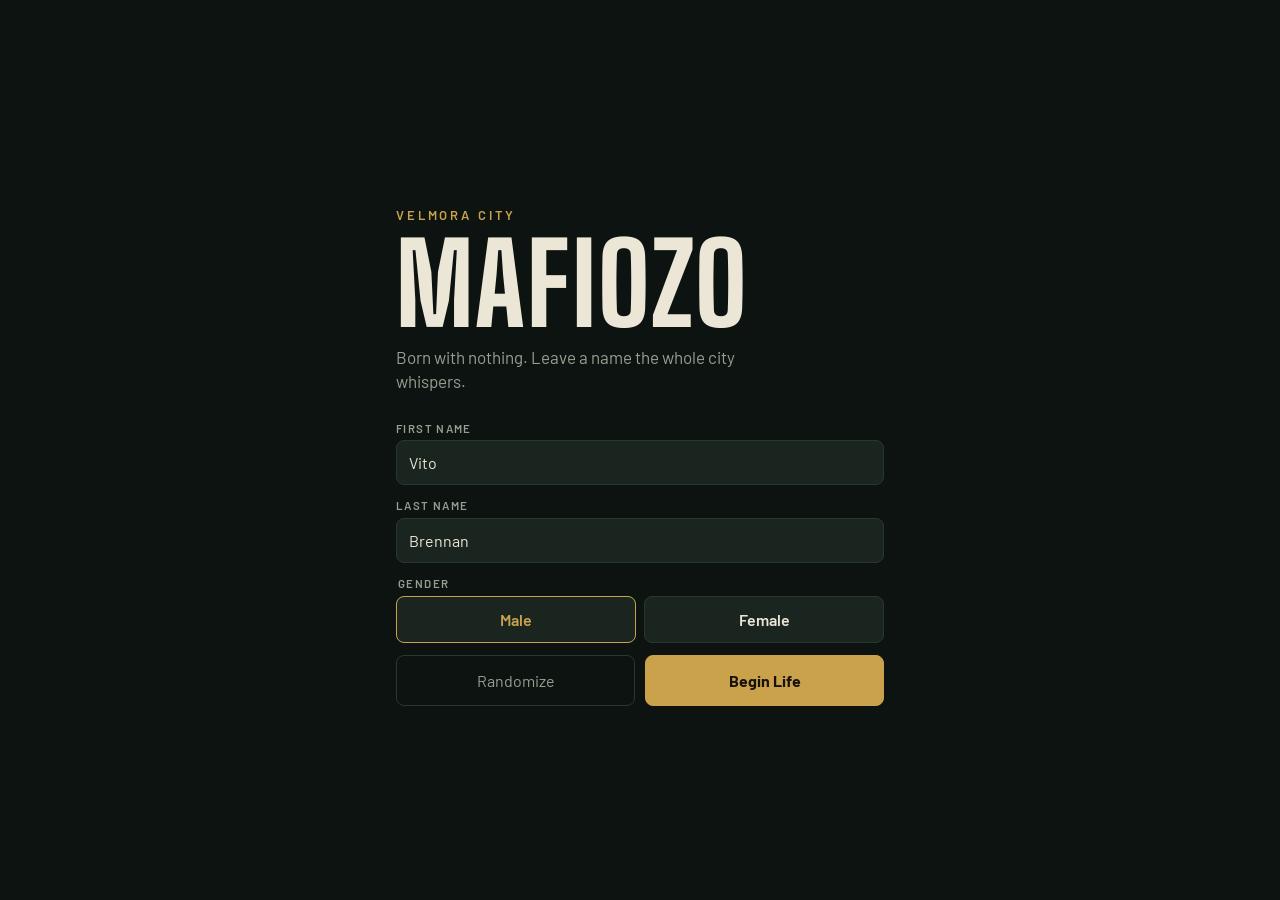
<file: index.html>
<!doctype html>
<html lang="en">
<head>
<meta charset="utf-8">
<meta name="viewport" content="width=device-width, initial-scale=1, viewport-fit=cover">
<title>Mafiozo</title>
<meta name="description" content="A life simulator of crime and respect in Velmora City.">
<meta name="theme-color" content="#0d1310">
<meta name="mobile-web-app-capable" content="yes">
<meta name="apple-mobile-web-app-capable" content="yes">
<meta name="apple-mobile-web-app-status-bar-style" content="black-translucent">
<link rel="manifest" href="manifest.webmanifest">
<link rel="icon" href="icons/icon.svg" type="image/svg+xml">
<link rel="apple-touch-icon" href="icons/icon-180.png">
<link rel="preconnect" href="https://fonts.googleapis.com">
<link rel="preconnect" href="https://fonts.gstatic.com" crossorigin>
<link rel="stylesheet" href="https://fonts.googleapis.com/css2?family=Big+Shoulders+Display:wght@700;800&family=Barlow:wght@400;500;600;700&display=swap">
<link rel="stylesheet" href="css/style.css">
</head>
<body>
<div id="app"></div>
<script src="js/data.js"></script>
<script src="js/game.js"></script>
<script>
  if ('serviceWorker' in navigator && location.protocol === 'https:') navigator.serviceWorker.register('sw.js').catch(() => {});
</script>
</body>
</html>
</file>
<file: css/style.css>
/* Mafiozo: a back room after hours. Felt-green black, brass, bone, and blood red for trouble.
   Layout: one phone-width column; header, life log (scrolls), stat grid, bottom action bar. */
:root {
  color-scheme: dark;
  --bg: #0d1310;
  --panel: #141c17;
  --raise: #1b251f;
  --line: #2a372f;
  --fg: #ece6d6;
  --muted: #94a092;
  --brass: #caa24c;
  --ink: #17130a;
  --blood: #d64c40;
  --mint: #7cc58c;
  --cam: #5b8fd6;
  --paper: #e9dfc4;
  --paper-ink: #2b2418;
  --display: "Big Shoulders Display", "Arial Narrow", "Roboto Condensed", sans-serif;
  --body: "Barlow", system-ui, -apple-system, "Segoe UI", sans-serif;
  padding-top: env(safe-area-inset-top, 0px);
  padding-bottom: env(safe-area-inset-bottom, 0px);
}
*, *::before, *::after { box-sizing: border-box; }
[hidden] { display: none !important; }
html, body { height: 100%; }
body { margin: 0; background: var(--bg); color: var(--fg); font: 16px/1.45 var(--body); -webkit-tap-highlight-color: transparent; overscroll-behavior: none; }
button { font: inherit; color: inherit; cursor: pointer; }
button:active { transform: translateY(1px); }
button:focus-visible, input:focus-visible { outline: 2px solid var(--brass); outline-offset: 2px; }
h1, h2, h3 { margin: 0; font-family: var(--display); font-weight: 800; text-transform: uppercase; letter-spacing: .02em; line-height: 1; text-wrap: balance; }

#app {
  height: 100%; max-width: 520px; margin: 0 auto; display: flex; flex-direction: column;
  padding-left: max(16px, env(safe-area-inset-left, 0px));
  padding-right: max(16px, env(safe-area-inset-right, 0px));
  padding-block: 12px 0;
}

/* header */
.top { display: grid; grid-template-columns: 52px minmax(0, 1fr) auto; gap: 12px; align-items: center; padding-bottom: 10px; border-bottom: 1px solid var(--line); }
.mug {
  width: 52px; height: 52px; display: grid; place-items: center; border: 1px solid var(--line); border-radius: 4px;
  background: repeating-linear-gradient(to bottom, var(--raise) 0 7px, var(--line) 7px 8px);
  font: 800 24px/1 var(--display); color: var(--brass);
}
.who h1 { font-size: 26px; overflow-wrap: anywhere; }
.who p { margin: 3px 0 0; color: var(--muted); font-size: 14px; }
.cash { text-align: right; }
.cash small { display: block; font-size: 11px; text-transform: uppercase; letter-spacing: .14em; color: var(--muted); }
.cash b { font: 800 24px/1.05 var(--display); color: var(--brass); font-variant-numeric: tabular-nums; }

.who .st { font-size: 12px; font-weight: 600; text-transform: uppercase; letter-spacing: .08em; color: var(--brass); }
.who .st.hot { color: var(--blood); }

/* life log */
.log { flex: 1; min-height: 0; overflow-y: auto; padding-bottom: 12px; }
.yr h3 { display: flex; align-items: center; gap: 10px; margin: 16px 0 8px; font-size: 15px; letter-spacing: .14em; color: var(--brass); }
.yr h3::after { content: ""; flex: 1; height: 1px; background: var(--line); }
.yr p { margin: 0 0 8px; padding-left: 12px; border-left: 2px solid var(--line); max-width: 65ch; }
.yr p.good { border-left-color: var(--mint); }
.yr p.bad { border-left-color: var(--blood); }
.yr small, .fx { display: block; color: var(--muted); font-size: 13px; font-variant-numeric: tabular-nums; }

/* stats */
.stats { display: grid; grid-template-columns: repeat(6, minmax(0, 1fr)); gap: 6px; padding-block: 10px; border-top: 1px solid var(--line); }
.stat { display: grid; justify-items: center; gap: 2px; font-size: 9.5px; font-weight: 600; text-transform: uppercase; letter-spacing: .04em; color: var(--muted); }
.stat b { font: 800 22px/1 var(--display); color: var(--fg); font-variant-numeric: tabular-nums; }
.stat i { width: 100%; position: relative; height: 4px; margin-top: 2px; border-radius: 2px; background: var(--raise); overflow: hidden; }
.stat i::before { content: ""; position: absolute; inset: 0 auto 0 0; width: var(--v); background: var(--mint); border-radius: inherit; transition: width .4s ease; }
.stat.respect i::before { background: var(--brass); }
.stat.heat i::before { background: var(--muted); }
.stat.warn i::before { background: var(--blood); }
.stat.soul i::before { left: var(--l); width: var(--w); border-radius: 0; }
.stat.soul.neg i::before { background: var(--blood); }
.stat.soul i::after { content: ""; position: absolute; left: 50%; top: 0; bottom: 0; width: 1px; background: var(--muted); }
.stat.warn b { color: var(--blood); }

/* action bar */
.nav { display: grid; grid-template-columns: 1fr 1fr 1fr 1.5fr; gap: 6px; padding-block: 8px 12px; border-top: 1px solid var(--line); }
.nav button { padding: 14px 2px; border: 1px solid var(--line); border-radius: 8px; background: var(--panel); font-size: 13px; font-weight: 600; }
.nav .age { background: var(--brass); border-color: var(--brass); color: var(--ink); font: 800 22px/1 var(--display); text-transform: uppercase; letter-spacing: .04em; }

/* sheets and dialogs */
.overlay { position: fixed; inset: 0; z-index: 20; display: flex; justify-content: center; background: rgb(3 6 4 / .72); }
.overlay.sheet { align-items: flex-end; }
.overlay.modal {
  align-items: center;
  padding: max(16px, env(safe-area-inset-top, 0px)) max(16px, env(safe-area-inset-right, 0px)) max(16px, env(safe-area-inset-bottom, 0px)) max(16px, env(safe-area-inset-left, 0px));
}
.sheet-card {
  width: 100%; max-width: 520px; max-height: 85%; overflow-y: auto; background: var(--panel); border-top: 2px solid var(--brass); border-radius: 14px 14px 0 0;
  padding: 16px max(16px, env(safe-area-inset-right, 0px)) calc(16px + env(safe-area-inset-bottom, 0px)) max(16px, env(safe-area-inset-left, 0px));
  animation: rise .2s ease-out;
}
.sheet-card header { display: flex; justify-content: space-between; align-items: center; margin-bottom: 12px; }
.sheet-card h2 { font-size: 28px; }
.close, .ghost { padding: 8px 12px; border: 1px solid var(--line); border-radius: 8px; background: transparent; color: var(--muted); }
.list { display: grid; gap: 8px; }
.item { display: grid; gap: 2px; width: 100%; padding: 12px 14px; text-align: left; border: 1px solid var(--line); border-radius: 8px; background: var(--raise); }
.item:disabled { opacity: .45; cursor: default; }
.item .nm { font-weight: 600; font-size: 16px; }
.item .ds { color: var(--muted); font-size: 14px; }
.item .mt, .job .mt { margin: 0; font-size: 11.5px; font-weight: 600; text-transform: uppercase; letter-spacing: .08em; color: var(--brass); }
.item .mt:empty, .item .ds:empty { display: none; }
.ghost:disabled { opacity: .45; cursor: default; }
.job .row { margin-top: 12px; }
.job .row > button { padding: 10px; }
.hint { margin: 0 0 12px; color: var(--muted); }
.sub { margin: 18px 0 8px; font-size: 15px; letter-spacing: .14em; color: var(--brass); }
.item.seek { border-color: var(--brass); }
.empty { margin: 0; padding: 24px 0; color: var(--muted); text-align: center; }
.job { margin-bottom: 12px; padding: 14px; border: 1px solid var(--brass); border-radius: 8px; }
.job h3 { margin: 4px 0; font-size: 24px; }
.job p { margin: 0; color: var(--muted); }
.facts { display: grid; grid-template-columns: auto 1fr; gap: 6px 16px; margin: 0 0 16px; padding-block: 12px; border-block: 1px solid var(--line); }
.facts dt { color: var(--muted); }
.facts dd { margin: 0; text-align: right; font-weight: 600; font-variant-numeric: tabular-nums; overflow-wrap: anywhere; }
.ver { margin: 16px 0 0; color: var(--muted); font-size: 12px; text-align: center; }
.row { display: flex; gap: 10px; }
.row > button { flex: 1; padding: 13px; border-radius: 8px; }
.primary { border: 1px solid var(--brass); background: var(--brass); color: var(--ink); font-weight: 700; }
.danger { border: 1px solid var(--blood); background: transparent; color: var(--blood); font-weight: 600; }

.card { width: 100%; max-width: 440px; max-height: 100%; overflow-y: auto; padding: 20px; border: 1px solid var(--line); border-top: 3px solid var(--brass); border-radius: 10px; background: var(--panel); animation: pop .18s ease-out; }
.card.good { border-top-color: var(--mint); }
.card.bad { border-top-color: var(--blood); }
.kicker { margin: 0 0 6px; font-size: 12px; font-weight: 600; text-transform: uppercase; letter-spacing: .14em; color: var(--brass); }
.card h2 { font-size: 32px; margin-bottom: 10px; }
.card p { margin: 0 0 8px; }
.choices { display: grid; gap: 8px; margin-top: 16px; }
.opt { padding: 13px 14px; text-align: left; border: 1px solid var(--line); border-radius: 8px; background: var(--raise); font-weight: 600; }
.choices .primary { padding: 13px; border-radius: 8px; }

/* fights */
.card.fight { animation: none; }
.hps { display: grid; gap: 8px; margin: 4px 0 12px; }
.hp { display: grid; grid-template-columns: 1fr auto; font-size: 11.5px; font-weight: 600; text-transform: uppercase; letter-spacing: .08em; color: var(--muted); }
.hp b { color: var(--fg); font-variant-numeric: tabular-nums; }
.hp i { grid-column: 1 / -1; position: relative; height: 10px; margin-top: 4px; border-radius: 5px; background: var(--raise); overflow: hidden; }
.hp i::before { content: ""; position: absolute; inset: 0 auto 0 0; width: var(--v); background: var(--mint); transition: width .3s ease; }
.hp.foe i::before { background: var(--blood); }
.hp.stam i::before { background: var(--cam); }
.moves .opt small { display: block; margin-top: 3px; font-size: 11px; font-weight: 600; color: var(--muted); }
.flog { font-size: 14px; }
.tell { color: var(--muted); font-style: italic; }
.moves { display: grid; grid-template-columns: repeat(3, 1fr); gap: 8px; margin-top: 12px; }
.moves .opt { text-align: center; padding: 16px 4px; }
.rules { margin: 10px 0 0; color: var(--muted); font-size: 12.5px; text-align: center; }
.flee { width: 100%; margin-top: 8px; }
.clash { display: grid; grid-template-columns: 1fr auto 1fr; align-items: stretch; gap: 8px; margin: 12px 0 8px; text-align: center; }
.clash div { display: grid; justify-items: center; gap: 3px; padding: 10px 6px; border: 1px solid var(--line); border-radius: 10px; background: var(--raise); }
.clash small { font-size: 11px; font-weight: 600; text-transform: uppercase; letter-spacing: .08em; color: var(--muted); }
.clash b { font-size: 34px; line-height: 1.1; }
.clash span { font: 800 18px/1 var(--display); text-transform: uppercase; }
.clash em { font-size: 12px; font-style: normal; color: var(--brass); }
.clash > i { align-self: center; font: 800 16px/1 var(--display); font-style: normal; color: var(--muted); }
.fight .next { width: 100%; margin-top: 8px; padding: 14px; border-radius: 8px; }
.meter { position: relative; height: 48px; margin: 12px 0; border: 1px solid var(--line); border-radius: 8px; background: var(--raise); }
.meter i { position: absolute; top: 0; bottom: 0; }
.meter i.solid { background: rgb(202 162 76 / .16); border-inline: 1px solid rgb(202 162 76 / .5); }
.meter i.perfect { background: rgb(202 162 76 / .55); border-inline: 2px solid var(--brass); }
.meter b { position: absolute; top: -6px; bottom: -6px; left: 0; width: 4px; margin-left: -2px; border-radius: 2px; background: var(--fg); }
.strike { width: 100%; padding: 16px; border-radius: 8px; font-size: 18px; }

/* sneaking */
.list + .list { margin-top: 8px; }
.card.sneak { animation: none; }
.card.sneak h2 { font-size: 26px; margin-bottom: 6px; }
.card.sneak .tell { font-size: 14px; font-style: normal; }
.sgrid { display: grid; grid-template-columns: repeat(var(--cols), minmax(0, 1fr)); gap: 3px; max-width: calc(var(--cols) * 48px); margin: 10px auto; }
.tl { position: relative; aspect-ratio: 1; display: grid; place-items: center; padding: 0; border: 1px solid transparent; border-radius: 6px; background: var(--raise); font-size: 20px; line-height: 1; }
.tl.wall { background: var(--bg); }
.tl.cover { background: repeating-linear-gradient(45deg, var(--line) 0 4px, var(--panel) 4px 8px); }
.tl.cop { background: rgb(214 76 64 / var(--ac)); }
.tl.cam { background: rgb(91 143 214 / var(--ak)); }
.tl.cop.cam { background: linear-gradient(135deg, rgb(214 76 64 / var(--ac)) 50%, rgb(91 143 214 / var(--ak)) 50%); }
.tl.smell { box-shadow: inset 0 0 0 99px rgb(202 162 76 / .3); }
.tl.camera { background: var(--panel); border-color: var(--cam); }
.tl.near { border-color: var(--brass); }
.tl.aim { border: 1px dashed var(--fg); }
.tl.next-cop { outline: 2px dashed rgb(214 76 64 / .8); outline-offset: -5px; }
.tl.next-dog { outline: 2px dashed rgb(202 162 76 / .8); outline-offset: -5px; }
.tl.route::after { content: ""; position: absolute; left: 5px; top: 5px; width: 6px; height: 6px; border-radius: 50%; background: rgb(214 76 64 / .75); }
.tl .me { width: 72%; height: 72%; display: grid; place-items: center; border-radius: 50%; background: var(--brass); color: var(--ink); font: 800 14px/1 var(--display); }
.tl .nx { position: absolute; right: 3px; bottom: 2px; font: 700 13px/1 var(--body); }
.nx.cop { color: var(--blood); }
.nx.cam { color: var(--cam); }
.nx.dog { color: var(--brass); }
.kicker .alarm { color: var(--blood); }
.sctl > button { padding: 12px 4px; }
.legend { display: flex; flex-wrap: wrap; justify-content: center; gap: 4px 14px; margin-top: 10px; font-size: 12.5px; color: var(--muted); }
.legend .k { display: inline-block; width: 12px; height: 12px; margin-right: 5px; border-radius: 3px; vertical-align: -1px; }
.k.cop { background: rgb(214 76 64 / .6); }
.k.cam { background: rgb(91 143 214 / .6); }
.k.dog { background: rgb(202 162 76 / .6); }

/* safe cracking */
.card.safe { animation: none; }
.card.safe h2 { font-size: 26px; margin-bottom: 6px; }
.card.safe .tell { font-size: 14px; font-style: normal; }
.code { display: flex; justify-content: center; gap: 8px; margin: 12px 0 4px; }
.code span { width: 38px; height: 48px; display: grid; place-items: center; border: 1px solid var(--line); border-radius: 6px; background: var(--raise); font: 800 26px/1 var(--display); color: var(--brass); }
.code.shake { animation: shake .35s; }
@keyframes shake { 25% { transform: translateX(-6px); } 50% { transform: translateX(6px); } 75% { transform: translateX(-3px); } }
.tries { margin: 0; text-align: center; color: var(--blood); letter-spacing: 4px; font-size: 13px; }
.clock { height: 6px; margin: 8px 0 4px; border-radius: 3px; background: var(--raise); overflow: hidden; }
.clock i { display: block; width: 100%; height: 100%; background: var(--brass); }
.clock.low i { background: var(--blood); }
.pad { display: grid; grid-template-columns: repeat(3, 1fr); gap: 8px; max-width: 260px; margin: 12px auto 4px; }
.key { padding: 14px 0; border: 1px solid var(--line); border-radius: 10px; background: var(--raise); font: 700 22px/1 var(--body); transition: background .08s; }
.key.ok { color: var(--mint); }
.key.lit { background: var(--brass); border-color: var(--brass); color: var(--ink); }
.note { max-width: 240px; margin: 10px auto 0; padding: 8px 12px; background: var(--paper); color: var(--paper-ink); font: 700 22px/1.2 "Courier New", monospace; text-align: center; transform: rotate(-1.5deg); }
.note small { display: block; font: 600 12px/1.4 var(--body); text-transform: uppercase; letter-spacing: .1em; }

/* collecting (memory) */
.card.memo { animation: none; }
.card.memo h2 { font-size: 26px; margin-bottom: 6px; }
.card.memo .tell { font-size: 14px; font-style: normal; }
.haul { margin: 4px 0; text-align: center; font: 800 24px/1.1 var(--display); color: var(--brass); font-variant-numeric: tabular-nums; }
.haul small { font: 600 13px/1 var(--body); color: var(--muted); }
.mgrid { display: grid; grid-template-columns: repeat(4, minmax(0, 1fr)); gap: 8px; max-width: 320px; margin: 10px auto; }
.mc { aspect-ratio: 3 / 4; padding: 0; border: 0; background: none; perspective: 600px; }
.mc-in { position: relative; display: block; width: 100%; height: 100%; transform-style: preserve-3d; transition: transform .35s ease; }
.mc.up .mc-in { transform: rotateY(180deg); }
.face { position: absolute; inset: 0; display: grid; place-content: center; justify-items: center; gap: 4px; border: 1px solid var(--line); border-radius: 8px;
  backface-visibility: hidden; -webkit-backface-visibility: hidden; }
.face.back { background: repeating-linear-gradient(45deg, var(--raise) 0 6px, var(--panel) 6px 12px); font: 800 22px/1 var(--display); color: var(--muted); }
.face.front { background: var(--raise); border-color: var(--brass); font: 28px/1 var(--body); transform: rotateY(180deg); }
.face small { font: 600 11px/1 var(--body); color: var(--muted); }
.mc.got { animation: grab .4s ease; }
.mc.got .face.front { border-color: var(--mint); }
.mc.miss { animation: shake .35s; }
.mc.miss .face.front { border-color: var(--blood); }
@keyframes grab { 50% { transform: scale(1.1); } }

/* slingshot */
.card.sling { animation: none; padding: 16px; }
.card.sling h2 { font-size: 26px; margin-bottom: 6px; }
.card.sling .tell { font-size: 14px; font-style: normal; }
.chips { display: flex; flex-wrap: wrap; gap: 6px; margin: 0 0 6px; }
.chip { padding: 5px 10px; border: 1px solid var(--line); border-radius: 999px; background: var(--raise); font-size: 13px; color: var(--muted); }
.chip.on { border-color: var(--brass); color: var(--brass); }
.chip-l { width: 64px; align-self: center; font-size: 11.5px; font-weight: 600; text-transform: uppercase; letter-spacing: .08em; color: var(--muted); }
.sl-hud { display: flex; justify-content: space-between; font-size: 14px; color: var(--muted); }
.sl-hud .stones { color: var(--brass); letter-spacing: 3px; }
#sling { display: block; width: min(100%, 44vh); aspect-ratio: 3 / 4; margin: 0 auto 4px; border: 1px solid var(--line); border-radius: 8px;
  touch-action: none; user-select: none; -webkit-user-select: none; -webkit-touch-callout: none; }

/* start and death screens */
.start, .dead { flex: 1; display: flex; flex-direction: column; justify-content: center; gap: 14px; overflow-y: auto; padding-block: 24px; }
.eyebrow { margin: 0; font-size: 13px; font-weight: 600; text-transform: uppercase; letter-spacing: .22em; color: var(--brass); }
.logo { font-size: clamp(68px, 24vw, 112px); line-height: .82; }
.logo.small { font-size: clamp(40px, 13vw, 64px); overflow-wrap: anywhere; }
.tag { margin: 0; color: var(--muted); font-size: 17px; max-width: 34ch; }
form { display: grid; gap: 12px; margin-top: 12px; }
.field { display: grid; gap: 4px; }
label, legend { font-size: 11.5px; font-weight: 600; text-transform: uppercase; letter-spacing: .12em; color: var(--muted); }
.field input { padding: 12px; border: 1px solid var(--line); border-radius: 8px; background: var(--raise); color: var(--fg); font: 16px var(--body); }
.gender { display: flex; gap: 8px; margin: 0; padding: 0; border: 0; }
.gender legend { margin-bottom: 4px; }
.gender label { flex: 1; position: relative; font-size: 16px; text-transform: none; letter-spacing: 0; color: var(--fg); }
.gender input { position: absolute; opacity: 0; }
.gender span { display: block; padding: 11px; text-align: center; border: 1px solid var(--line); border-radius: 8px; background: var(--raise); cursor: pointer; }
.gender input:checked + span { border-color: var(--brass); color: var(--brass); }
.gender input:focus-visible + span { outline: 2px solid var(--brass); outline-offset: 2px; }
.stamp { align-self: flex-start; margin: 0 0 8px; padding: 4px 14px; border: 3px solid var(--blood); border-radius: 4px; color: var(--blood); font: 800 28px/1.1 var(--display); text-transform: uppercase; letter-spacing: .14em; transform: rotate(-5deg); }
.big { padding: 15px; border-radius: 8px; font-size: 17px; }

@keyframes rise { from { transform: translateY(24px); opacity: 0; } }
@keyframes pop { from { transform: scale(.96); opacity: 0; } }
@media (prefers-reduced-motion: reduce) { *, *::before { animation: none !important; transition: none !important; } }
</file>
